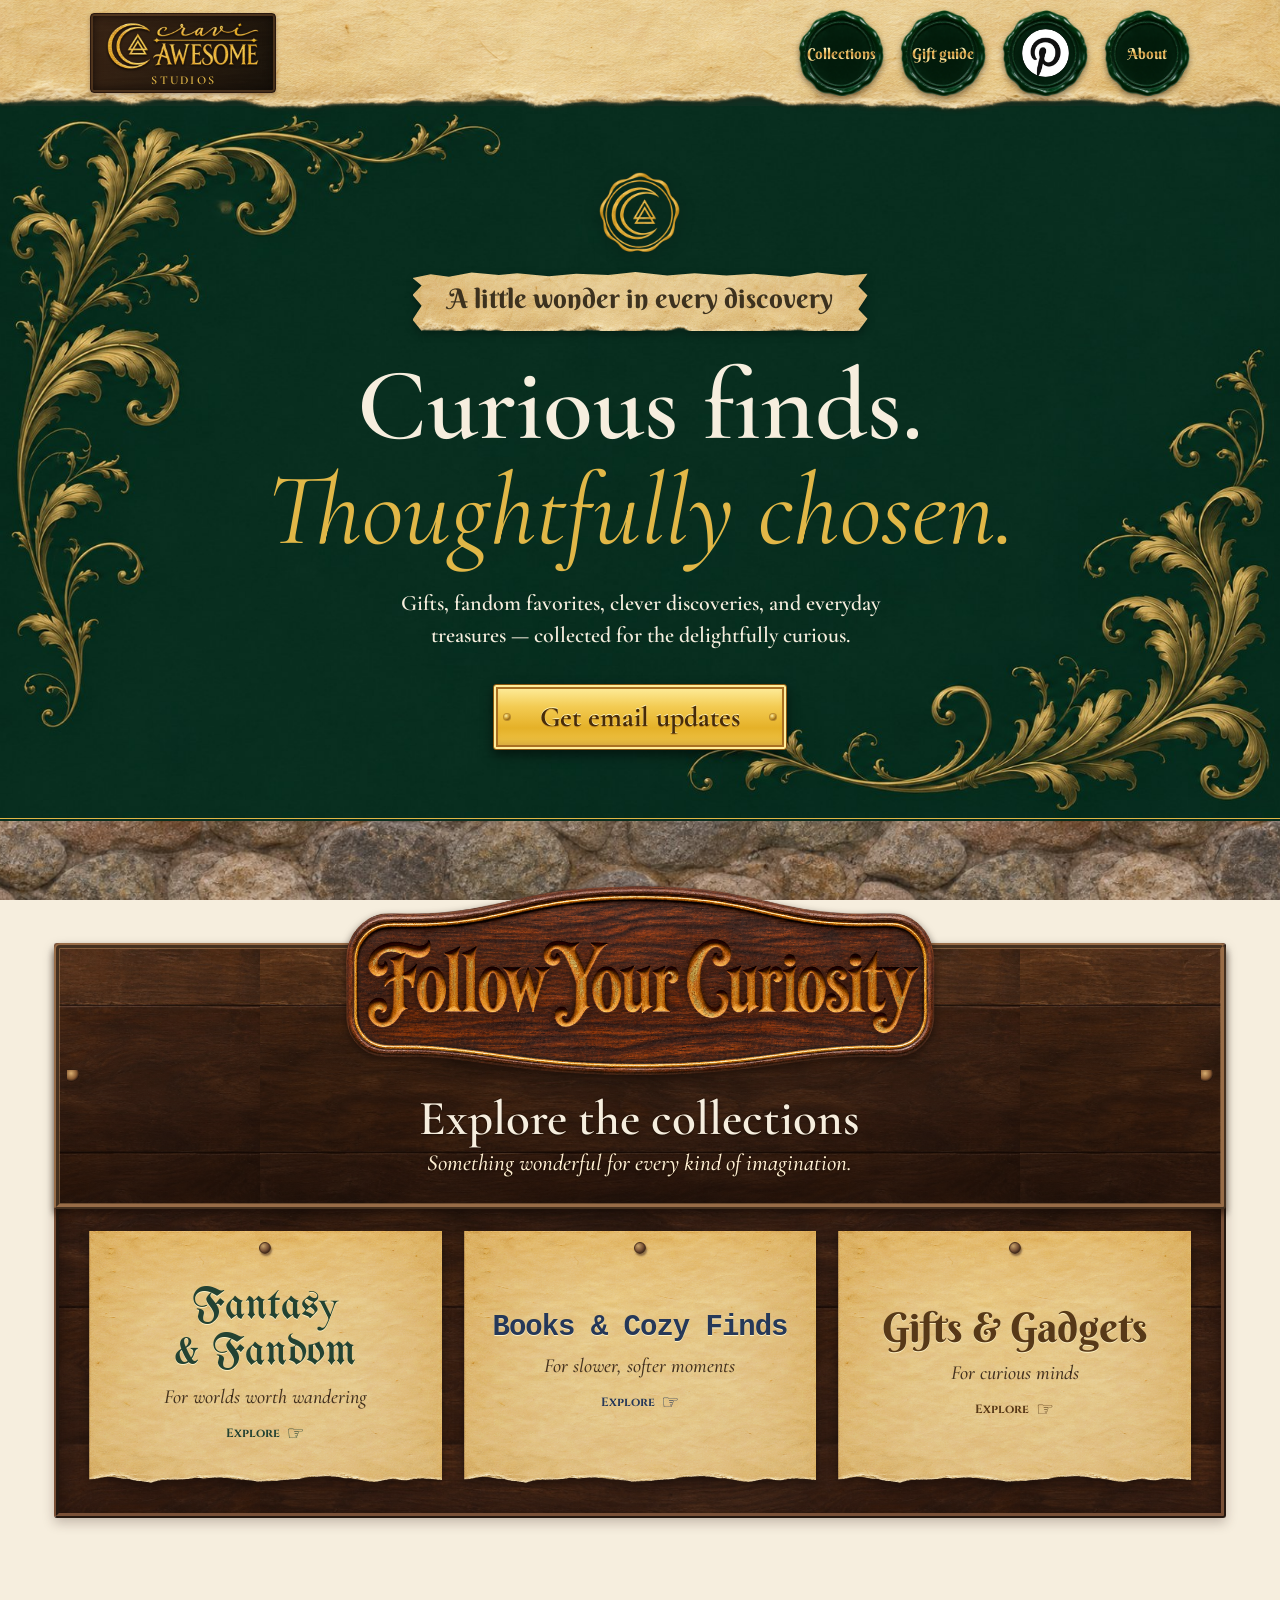
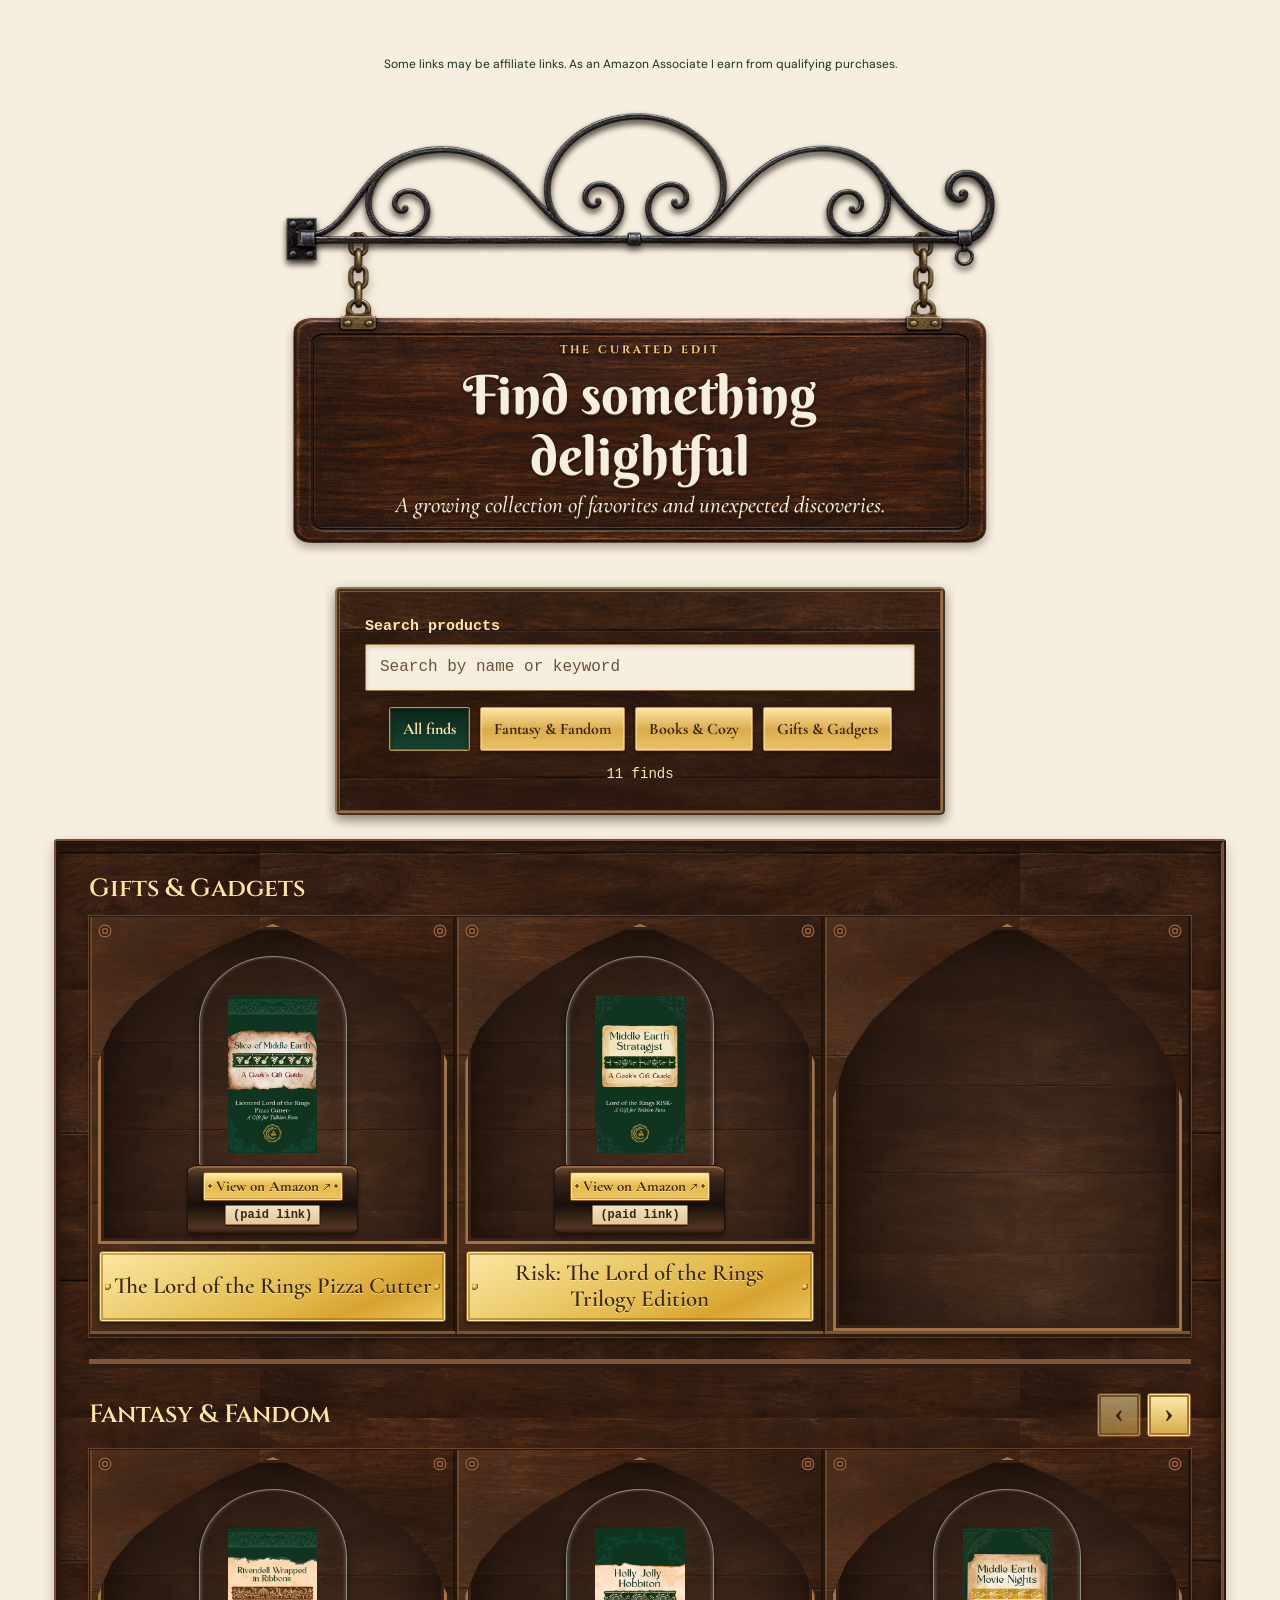
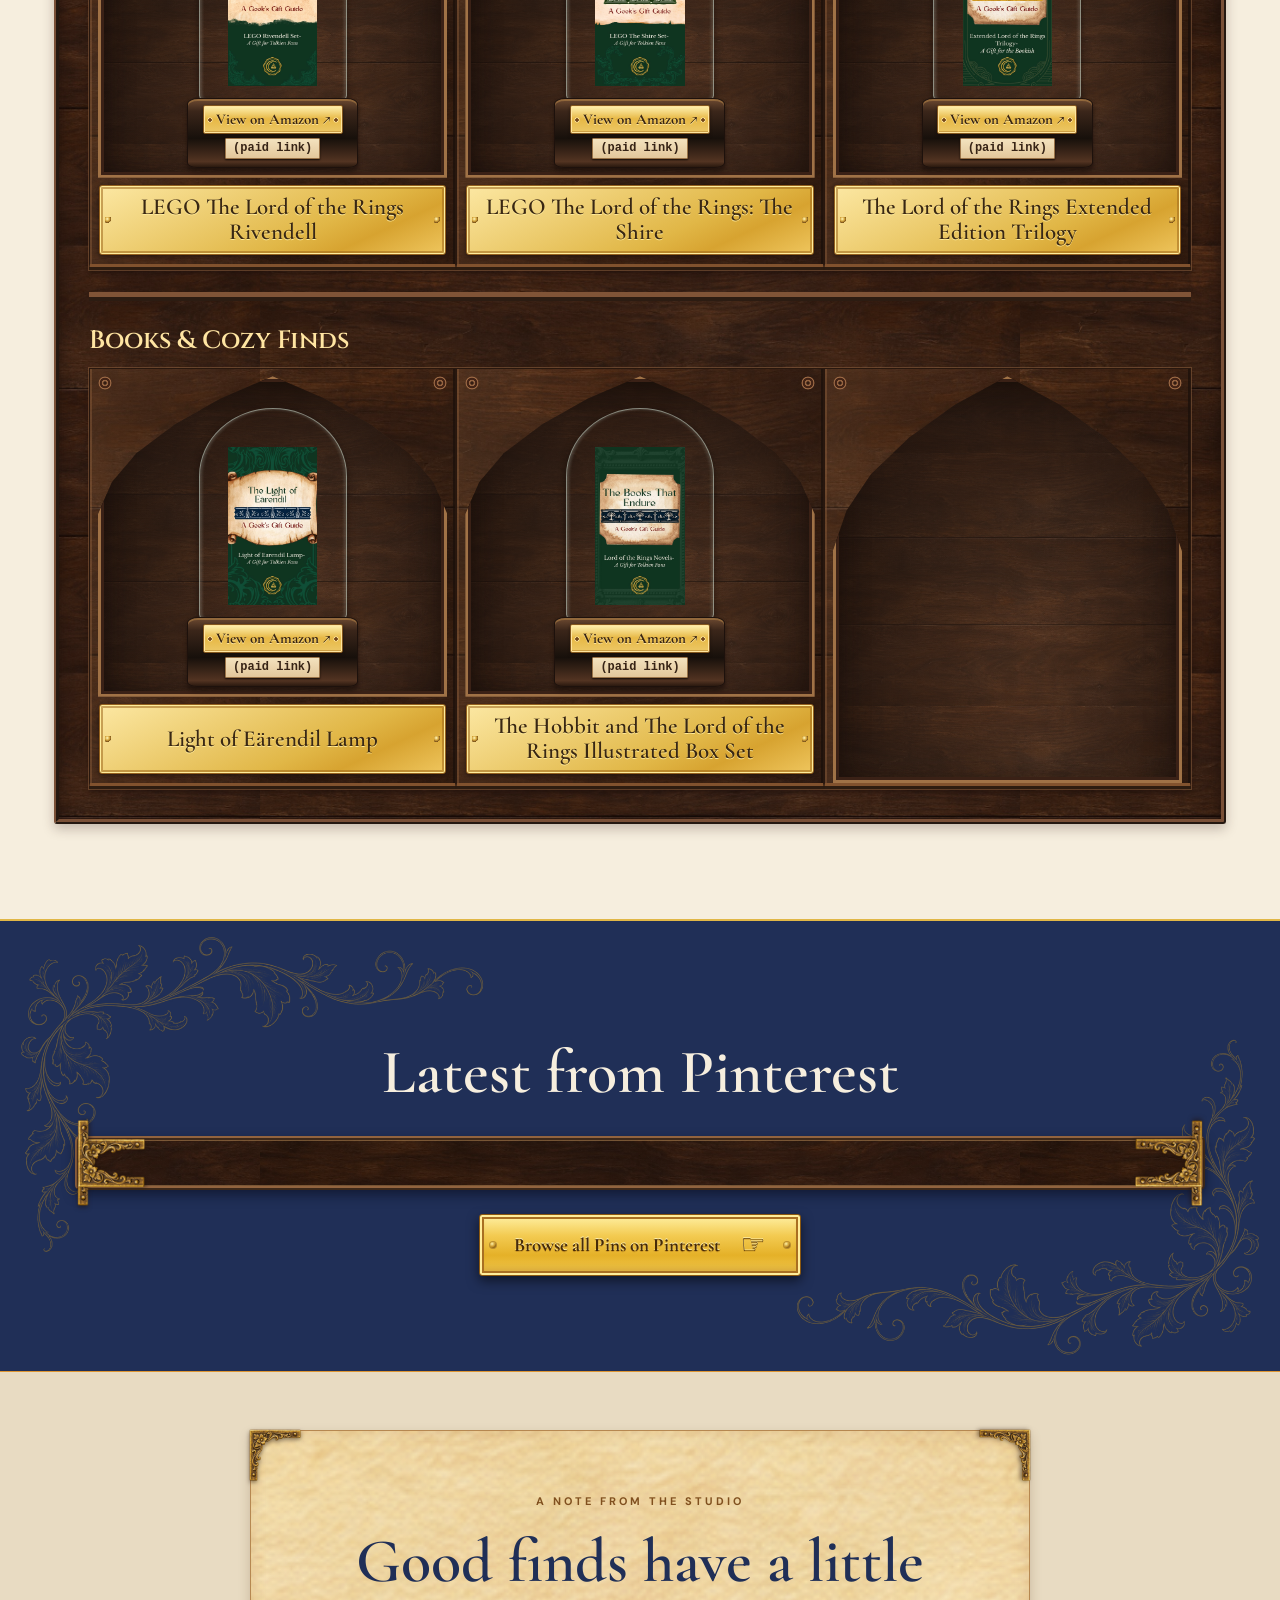
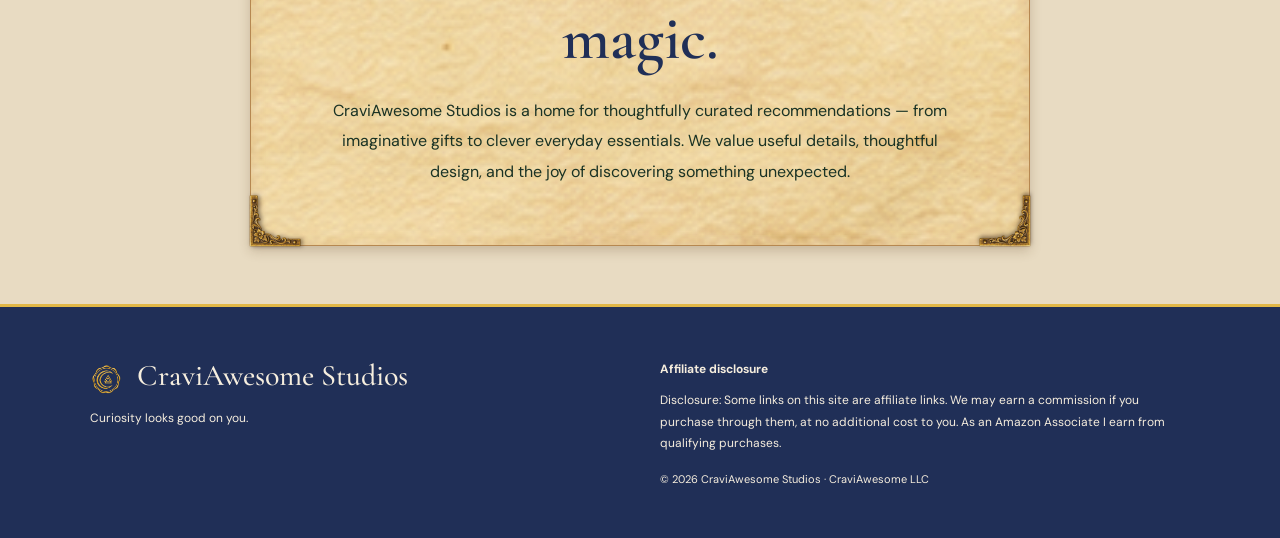
<file: index.html>
<!doctype html>
<html lang="en">
<head>
  <meta charset="utf-8"><meta name="viewport" content="width=device-width,initial-scale=1"><meta name="theme-color" content="#202F57"><meta name="description" content="Curated discoveries, thoughtful gifts and everyday wonders from CraviAwesome Studios."><title>CraviAwesome Studios | Curated Finds & Gifts</title><link rel="icon" type="image/png" href="assets/favicon.png"><link rel="stylesheet" href="styles.css?v=seal-hover">
</head>
<body>
<a class="skip" href="#main">Skip to content</a>
<header class="top home-header">
  <a class="brand" href="/" aria-label="CraviAwesome Studios home"><img class="brand-logo" src="assets/craviawesome-logo.png" alt="CraviAwesome"><span class="brand-studios">Studios</span></a>
  <nav class="header-wax-nav" aria-label="Main navigation">
    <a href="#collections"><span class="header-wax-label">Collections</span></a>
    <a href="geek-gift-guide/"><span class="header-wax-label">Gift guide</span></a>
    <a href="#pinterest" aria-label="Find us on Pinterest"><img src="assets/pinterest-white-badge.png" alt="" width="166" height="166"></a>
    <a href="#about"><span class="header-wax-label">About</span></a>
  </nav>
</header>
<main id="main">
<section class="hero heritage-hero">
  <img class="hero-emblem" src="assets/craviawesome-emblem.png" alt="" aria-hidden="true">
  <div class="eyebrow">A little wonder in every discovery</div>
  <h1>Curious finds.<br><i>Thoughtfully chosen.</i></h1>
  <p>Gifts, fandom favorites, clever discoveries, and everyday treasures — collected for the delightfully curious.</p>
  <button class="button heritage-button newsletter-launcher" type="button" aria-haspopup="dialog" aria-controls="newsletter-window" hidden>Get email updates</button>
</section>
<div class="cottage-wall">
<section class="section" id="collections">
  <div class="collections">
    <header class="collection-board-heading">
      <img class="collection-kicker" src="assets/curiosity-chipped-gold.png" alt="Follow Your Curiosity" width="1100" height="367">
      <h2>Explore the collections</h2>
      <p>Something wonderful for every kind of imagination.</p>
    </header>
    <a href="#finds" data-category="Fantasy & Fandom" class="collection c1">
      <strong>Fantas<span class="readable-y">y</span> & Fandom</strong><small>For worlds worth wandering</small><b>Explore <span class="manicule" aria-hidden="true">☞</span></b>
    </a>
    <a href="#finds" data-category="Books & Cozy Finds" class="collection c2">
      <strong>Books & Cozy Finds</strong><small>For slower, softer moments</small><b>Explore <span class="manicule" aria-hidden="true">☞</span></b>
    </a>
    <a href="#finds" data-category="Gifts & Gadgets" class="collection c3">
      <strong>Gifts & Gadgets</strong><small>For curious minds</small><b>Explore <span class="manicule" aria-hidden="true">☞</span></b>
    </a>
  </div>
</section>
<section class="section finds-section" id="finds">
  <p class="disclosure-inline">Some links may be affiliate links. As an Amazon Associate I earn from qualifying purchases.</p>
  <div class="section-intro catalog-sign">
    <span class="eyebrow">THE CURATED EDIT</span>
    <h2>Find something delightful</h2>
    <p>A growing collection of favorites and unexpected discoveries.</p>
  </div>
  <div class="catalog-controls">
    <div class="catalog-search">
      <label for="product-search">Search products</label>
      <input id="product-search" type="search" placeholder="Search by name or keyword">
    </div>
    <div class="filters" role="group" aria-label="Filter products by category">
      <button type="button" class="active" data-filter="All" aria-pressed="true">All finds</button>
      <button type="button" aria-pressed="false" data-filter="Fantasy & Fandom">Fantasy & Fandom</button>
      <button type="button" aria-pressed="false" data-filter="Books & Cozy Finds">Books & Cozy</button>
      <button type="button" aria-pressed="false" data-filter="Gifts & Gadgets">Gifts & Gadgets</button>
    </div>
    <p class="product-status" id="product-status" role="status"></p>
  </div>
  <div class="products" id="products" data-horizontal-shelves></div>
  <noscript><p>Enable JavaScript to browse the product catalog.</p></noscript>
</section>
</div>
<section class="section pinterest-section" id="pinterest" aria-labelledby="pinterest-title">
  <div class="section-intro">
    <h2 id="pinterest-title">Latest from Pinterest</h2>
  </div>
  <div class="pinterest-widget">
    <div class="brass-corners" aria-hidden="true"><span></span><span></span><span></span><span></span></div>
    <a data-pin-do="embedUser" data-pin-scale-width="175" data-pin-scale-height="550" data-pin-board-width="1080" href="https://www.pinterest.com/craviawesome/" hidden></a>
  </div>
  <a class="button heritage-button" href="https://www.pinterest.com/craviawesome/">Browse all Pins on Pinterest <span class="manicule" aria-hidden="true">☞</span></a>
</section>
<section class="about" id="about" aria-labelledby="about-title">
  <div class="studio-note">
    <div class="brass-corners" aria-hidden="true"><span></span><span></span><span></span><span></span></div>
    <span class="eyebrow">A NOTE FROM THE STUDIO</span>
    <h2 id="about-title">Good finds have a little magic.</h2>
    <p>CraviAwesome Studios is a home for thoughtfully curated recommendations — from imaginative gifts to clever everyday essentials. We value useful details, thoughtful design, and the joy of discovering something unexpected.</p>
  </div>
</section>
</main>
<footer>
  <div><strong><img class="footer-emblem" src="assets/craviawesome-emblem.png" alt=""> CraviAwesome Studios</strong><p>Curiosity looks good on you.</p></div><div class="footer-right"><a href="#disclosure">Affiliate disclosure</a><p id="disclosure">Disclosure: Some links on this site are affiliate links. We may earn a commission if you purchase through them, at no additional cost to you. As an Amazon Associate I earn from qualifying purchases.</p><small>© <span id="year"></span> CraviAwesome Studios · CraviAwesome LLC</small></div>
</footer>
<dialog class="newsletter-window" id="newsletter-window" aria-labelledby="newsletter-title">
  <button class="newsletter-close" type="button" aria-label="Close email signup" autofocus>×</button>
  <div class="newsletter-scroll">
    <div class="newsletter-roller" aria-hidden="true"></div>
    <div class="newsletter-scroll-sheet">
      <img class="newsletter-scroll-clasp" src="assets/craviawesome-wax-seal.png" width="128" height="128" alt="">
      <div class="newsletter-scroll-contents">
        <div class="newsletter-content">
          <h2 id="newsletter-title" tabindex="-1">Let's Stay in Touch.</h2>
          <template id="newsletter-welcome-graphic">
            <img class="newsletter-welcome-graphic" src="assets/newsletter-welcome.jpg" width="760" height="760" alt="Welcome to the Awesome">
          </template>
          <div id="newsletter-signup">
            <p class="newsletter-invitation">There is a chair by the hearth waiting just for you.</p>
            <div class="newsletter-signup">
              <script async src="https://eomail5.com/form/620dfe58-e781-11f1-bb74-13c89b14b295.js" data-form="620dfe58-e781-11f1-bb74-13c89b14b295"></script>
            </div>
            <p class="newsletter-signup-note">Unsubscribe anytime. Signup is handled by EmailOctopus and protected by reCAPTCHA. Google’s <a href="https://policies.google.com/privacy">Privacy Policy</a> and <a href="https://policies.google.com/terms">Terms of Service</a> apply.</p>
          </div>
          <p id="newsletter-welcome-note" hidden>Check your inbox for a note from CraviAwesome Studios.</p>
          <div class="newsletter-signature" aria-hidden="true">
            <img src="assets/craviawesome-wax-seal.png" width="128" height="128" alt="">
          </div>
        </div>
      </div>
    </div>
  </div>
</dialog>
<script src="products.js"></script>
<script src="app.js?v=cubby-shelves"></script>
<script src="newsletter.js?v=sealed-letter" defer></script>
<script async defer src="https://assets.pinterest.com/js/pinit.js"></script>
</body>
</html>
</file>
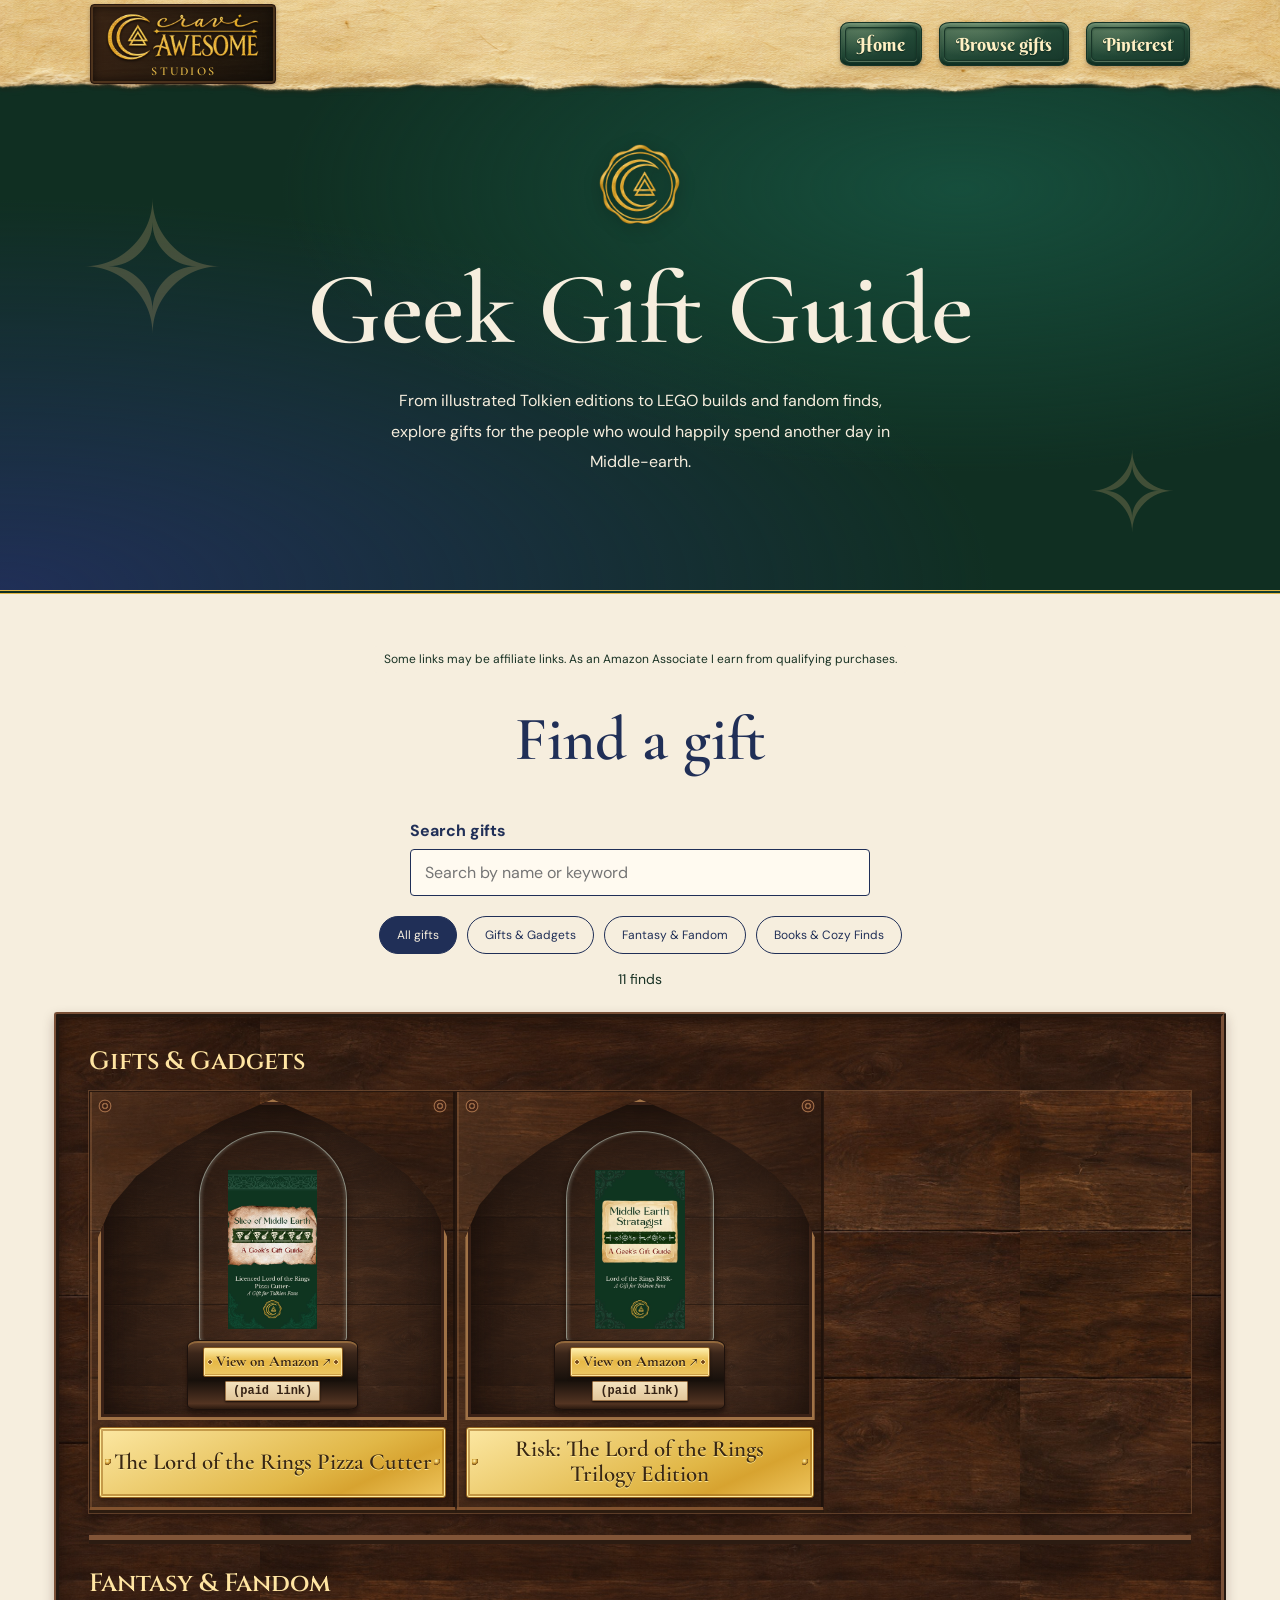
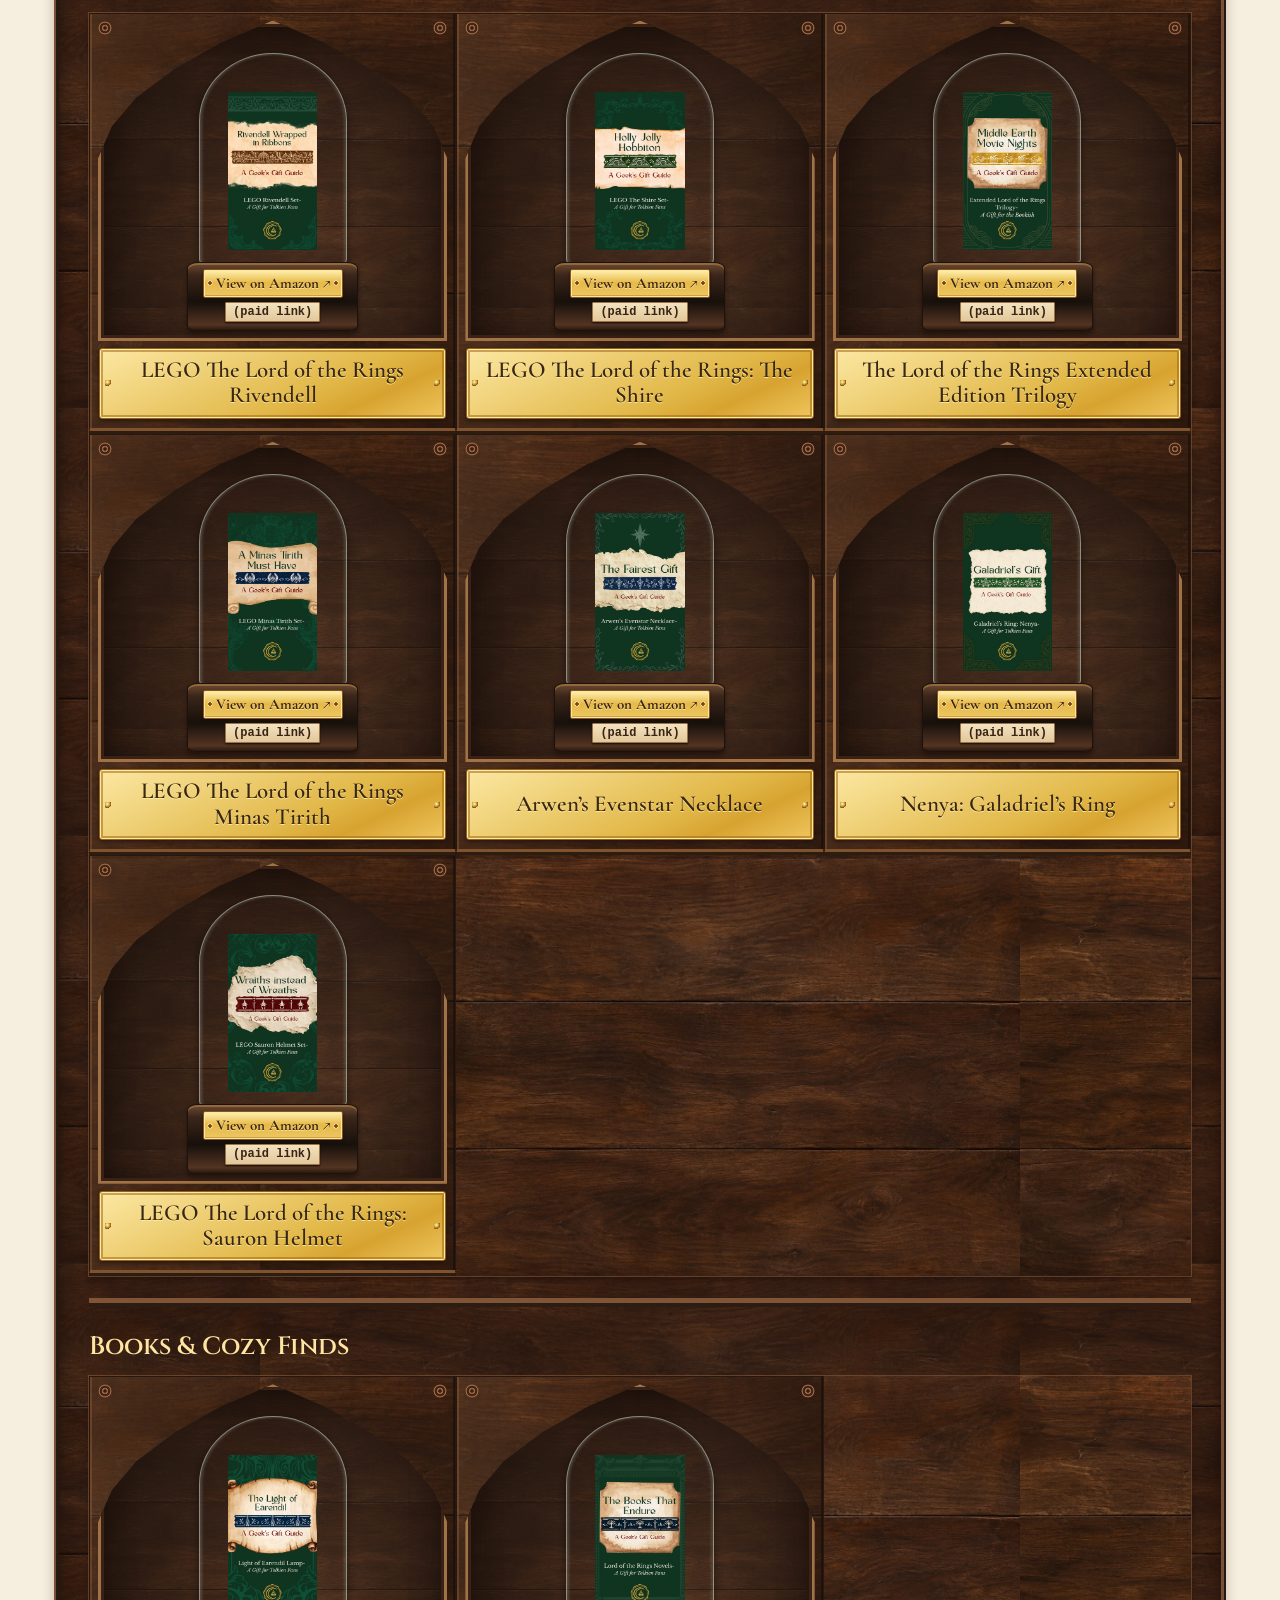
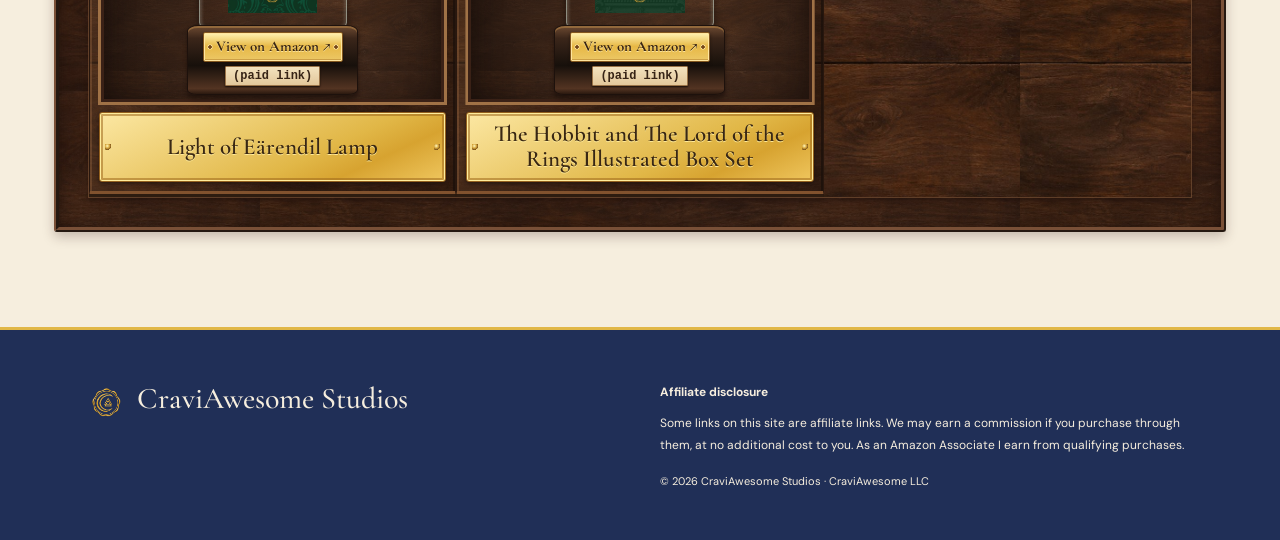
<file: geek-gift-guide/index.html>
<!doctype html>
<html lang="en">
<head>
  <meta charset="utf-8">
  <meta name="viewport" content="width=device-width, initial-scale=1">
  <meta name="theme-color" content="#202F57">
  <meta name="description" content="A year-round Geek Gift Guide with Tolkien books, LEGO builds, fandom collectibles, and cozy gifts from CraviAwesome Studios.">
  <title>Geek Gift Guide | CraviAwesome Studios</title>
  <link rel="canonical" href="https://craviawesome-affiliates.pages.dev/geek-gift-guide/">
  <link rel="icon" type="image/png" href="../assets/favicon.png">
  <link rel="stylesheet" href="../styles.css">
</head>
<body>
<a class="skip" href="#main">Skip to content</a>
<header class="top">
  <a class="brand" href="../" aria-label="CraviAwesome Studios home"><img class="brand-logo" src="../assets/craviawesome-logo.png" alt="CraviAwesome"><span class="brand-studios">Studios</span></a>
  <nav aria-label="Main navigation">
    <a href="../">Home</a>
    <a href="#finds">Browse gifts</a>
    <a href="../#pinterest">Pinterest</a>
  </nav>
</header>
<main id="main">
  <section class="hero guide-hero">
    <img class="hero-emblem" src="../assets/craviawesome-emblem.png" alt="" aria-hidden="true">
    <h1>Geek Gift Guide</h1>
    <p>From illustrated Tolkien editions to LEGO builds and fandom finds, explore gifts for the people who would happily spend another day in Middle-earth.</p>
  </section>
  <section class="section finds-section guide-catalog" id="finds" aria-labelledby="catalog-title">
    <p class="disclosure-inline">Some links may be affiliate links. As an Amazon Associate I earn from qualifying purchases.</p>
    <div class="section-intro"><h2 id="catalog-title">Find a gift</h2></div>
    <div class="catalog-search">
      <label for="product-search">Search gifts</label>
      <input id="product-search" type="search" placeholder="Search by name or keyword">
    </div>
    <div class="filters" role="group" aria-label="Filter gifts by category">
      <button type="button" class="active" data-filter="All" aria-pressed="true">All gifts</button>
    </div>
    <p class="product-status" id="product-status" role="status"></p>
    <div class="products" id="products"></div>
    <noscript><p>Enable JavaScript to browse the gift guide.</p></noscript>
  </section>
</main>
<footer>
  <div><strong><img class="footer-emblem" src="../assets/craviawesome-emblem.png" alt=""> CraviAwesome Studios</strong></div>
  <div class="footer-right">
    <a href="#disclosure">Affiliate disclosure</a>
    <p id="disclosure">Some links on this site are affiliate links. We may earn a commission if you purchase through them, at no additional cost to you. As an Amazon Associate I earn from qualifying purchases.</p>
    <small>© <span id="year"></span> CraviAwesome Studios · CraviAwesome LLC</small>
  </div>
</footer>
<script src="../products.js"></script>
<script src="../app.js"></script>
</body>
</html>
</file>
<file: styles.css>
@import url('https://fonts.googleapis.com/css2?family=Berkshire+Swash&family=Cinzel:wght@400;500;600&family=Cormorant+Garamond:ital,wght@0,400;0,500;0,600;1,400;1,500&family=UnifrakturMaguntia&display=swap');
@import url('https://fonts.googleapis.com/css2?family=DM+Sans:wght@400;500;600;700&family=Playfair+Display:ital,wght@0,400;0,500;0,600;1,400;1,500&display=swap');:root{--green:#173d36;--deep:#102b28;--gold:#ac8652;--cream:#f8f5ec;--ink:#273c34}*{box-sizing:border-box}html{scroll-behavior:smooth}body{margin:0;background:var(--cream);color:var(--ink);font-family:'DM Sans',sans-serif}a{color:inherit;text-decoration:none}button{font:inherit;cursor:pointer}.skip{position:absolute;top:-100px}.skip:focus{top:0;background:white;padding:12px;z-index:10}.top{height:88px;display:flex;align-items:center;justify-content:space-between;padding:0 clamp(24px,7vw,120px);background:#faf8f1;border-bottom:1px solid #e6dfd1}.brand{font-family:'Playfair Display',serif;font-weight:600;font-size:24px;color:var(--green);display:flex;gap:12px;align-items:center}.brand em{font-weight:400}.brand-mark{color:var(--gold);font-size:32px}.top nav{display:flex;gap:32px;font-size:13px;font-weight:600}.top nav a:hover,.footer-right a:hover{color:var(--gold)}.hero{min-height:570px;padding:115px 24px 65px;text-align:center;color:#fff;background:radial-gradient(ellipse at 80% 15%,#45685a 0,transparent 42%),radial-gradient(ellipse at 10% 90%,#294d45 0,transparent 40%),var(--deep);position:relative;overflow:hidden}.hero:before,.hero:after{content:'✧';position:absolute;color:#b49a68;opacity:.3;font-size:180px}.hero:before{left:6%;top:13%}.hero:after{right:8%;bottom:5%;font-size:110px}.eyebrow{letter-spacing:3px;font-size:11px;font-weight:700;color:var(--gold)}.hero .eyebrow{color:#d7bb8c}.hero h1{font:500 clamp(49px,7vw,90px)/1.16 'Playfair Display',serif;margin:25px 0}.hero h1 i{color:#dec8a5;font-weight:400}.hero p{font-size:16px;line-height:1.9;max-width:530px;margin:0 auto 34px;color:#e3e6df}.button{display:inline-flex;align-items:center;gap:30px;padding:17px 28px;background:#d5b886;color:#173d36;font-weight:700;font-size:13px}.button:hover{background:#f1d4a2}.hero-detail{font-size:10px;letter-spacing:3px;color:#c1b49a;margin-top:75px}.section{max-width:1220px;margin:auto;padding:95px 24px}.section-intro{text-align:center;margin-bottom:42px}.section h2,.about h2{font:500 clamp(32px,4vw,48px)/1.25 'Playfair Display',serif;margin:13px 0}.section-intro p{color:#69776e}.collections{display:grid;grid-template-columns:repeat(3,1fr);gap:18px}.collection{min-height:315px;padding:30px;display:flex;flex-direction:column;align-items:flex-start;justify-content:flex-end;color:#fff;transition:transform .2s}.collection:hover{transform:translateY(-4px)}.c1{background:linear-gradient(140deg,#16362f,#51705d)}.c3{background:linear-gradient(140deg,#5d583d,#a69a68)}.collection span{font-size:10px;letter-spacing:2px;color:#e8d7bb}.collection strong{font:500 30px 'Playfair Display',serif;margin-top:15px}.collection small{margin-top:8px;font-size:13px;color:#f0eae0}.collection b{margin-top:30px;font-size:12px}.finds-section{padding-top:50px}.filters{display:flex;gap:10px;flex-wrap:wrap;justify-content:center;margin-bottom:32px}.filters button{border:1px solid #d6d2c8;background:transparent;color:var(--green);padding:10px 17px;border-radius:30px;font-size:12px}.filters button.active,.filters button:hover{background:var(--green);color:#fff}.products{display:grid;grid-template-columns:repeat(3,minmax(0,1fr));gap:24px}.product{background:white;border:1px solid #eae6dc;overflow:hidden}.product-image{height:230px;display:grid;place-items:center;background:#e9e9df;font-size:65px}.product-image img{width:100%;height:100%;object-fit:cover}.product-body{padding:23px}.product-category{font-size:10px;text-transform:uppercase;letter-spacing:2px;color:var(--gold);font-weight:700}.product h3{font:500 23px 'Playfair Display',serif;margin:12px 0}.product p{font-size:13px;color:#68766c;line-height:1.7;min-height:46px}.product a{display:inline-block;font-size:12px;font-weight:700;color:var(--green);border-bottom:1px solid var(--gold);padding-bottom:5px;margin-top:12px}.empty{grid-column:1/-1;text-align:center;color:#69776e;padding:55px 20px}.about{text-align:center;padding:95px 24px;background:#e9e8db}.about p{max-width:650px;margin:18px auto 25px;line-height:1.9;color:#5c6a60}.about a{font-size:13px;font-weight:700;border-bottom:1px solid var(--gold)}footer{display:flex;justify-content:space-between;gap:50px;padding:50px clamp(24px,7vw,120px);background:var(--deep);color:#eee9dd}footer strong{font:500 24px 'Playfair Display',serif}footer p{font-size:12px;line-height:1.8;color:#c5c9c0}.footer-right{max-width:530px}.footer-right a{font-size:12px;font-weight:700}.footer-right small{font-size:11px;color:#a9b6aa}@media(max-width:800px){.top{height:auto;padding:20px;flex-wrap:wrap;gap:18px}.top nav{gap:20px}.hero{min-height:520px;padding-top:95px}.collections,.products{grid-template-columns:1fr 1fr}footer{flex-direction:column}}@media(max-width:560px){.brand{font-size:20px}.top nav{font-size:12px}.collections,.products{grid-template-columns:1fr}.collection{min-height:240px}.hero:before,.hero:after{display:none}.section{padding:65px 20px}.product-image{height:210px}}

/* Official CraviAwesome Studios identity */
.brand {
  display: grid;
  flex: none;
  justify-items: center;
  width: clamp(136px, 16vw, 168px);
  gap: 3px;
}
.brand-logo {
  display: block;
  width: 100%;
  height: auto;
  margin-block: -10%;
  filter: drop-shadow(0 1px 1px #76562233);
}
.brand-studios {
  padding-inline-start: .19em;
  color: var(--light-gold);
  font: 600 12px/1 'Cormorant Garamond', Georgia, serif;
  letter-spacing: .19em;
  text-transform: uppercase;
}
.hero-emblem{display:block;width:94px;height:94px;object-fit:contain;margin:-62px auto 14px;filter:drop-shadow(0 3px 8px #0005)}
.footer-emblem{height:33px;width:33px;object-fit:contain;vertical-align:middle;margin-right:7px}
@media(max-width:560px){.hero-emblem{margin-top:-35px}}


/* Official CraviAwesome Studios palette and Geek Gift Guide typography */

:root{--green:#193224;--deep:#102F22;--sage:#0F6B4D;--blue:#202F57;--gold:#DE9632;--light-gold:#E1B747;--cream:#F6EEDE;--ink:#193224}
body{background:var(--cream);color:var(--ink)}
.top {
  position: relative;
  z-index: 1;
  isolation: isolate;
  border: 0;
  background: linear-gradient(#ead7ae calc(100% - 16px), var(--deep) calc(100% - 16px));
}
.top::before {
  content: '';
  position: absolute;
  inset: 0 0 -8px;
  z-index: -1;
  pointer-events: none;
  background: url('assets/header-parchment.png') center / 100% 100% no-repeat;
  filter: drop-shadow(0 2px 2px #26170965);
}
.top .brand {
  position: relative;
  isolation: isolate;
  color: var(--light-gold);
  margin-inline: 9px;
}
.top .brand::before {
  content: '';
  position: absolute;
  inset: -7px -9px;
  z-index: -1;
  border: 1px solid #29180f;
  border-radius: 4px;
  background: linear-gradient(120deg, #452818c9, #170e09d1),
              #23150e url('assets/header-walnut.jpg') center / cover;
  box-shadow: inset 0 0 0 2px #7a522e80, inset 0 0 11px #0b0705,
              0 2px 4px #4a2c2260;
}
.top .brand-logo { filter: drop-shadow(0 1px 1px #0b0705); }
.top .brand:focus-visible { outline-color: #392c1c; outline-offset: 12px; }
.top nav {
  flex-wrap: wrap;
  gap: 9px clamp(8px, 1.35vw, 18px);
  font-family: 'Berkshire Swash', 'Cormorant Garamond', Georgia, serif;
  font-size: clamp(15px, 2vw, 18px);
  font-weight: 400;
}
.top nav a {
  position: relative;
  display: inline-grid;
  place-items: center;
  min-height: 44px;
  padding: 7px clamp(9px, 1.3vw, 16px);
  border: 1px solid #143326;
  border-radius: 9px 11px 8px 10px / 8px 7px 9px 7px;
  background: radial-gradient(ellipse at 28% 0%, #83a17c83, transparent 57%),
              linear-gradient(165deg, #42654d, #214735 54%, #153529);
  box-shadow: inset 0 2px 2px #87a48683, inset 0 -3px 3px #0b271cbd,
              0 2px 4px #4a301c65;
  color: #fff0c3;
  text-align: center;
  text-shadow: 0 1px 1px #10291e;
  white-space: nowrap;
}
.top nav a::before {
  content: '';
  position: absolute;
  inset: 4px;
  border: 1px solid #183528;
  border-radius: 4px 5px 4px 5px;
  box-shadow: inset 0 1px 2px #0c2b1d90, 0 1px #789276a0;
  pointer-events: none;
}
.top nav a:nth-child(even) { border-radius: 11px 8px 10px 8px / 7px 9px 7px 9px; }
.top nav a:hover { color: #fff6da; text-decoration: underline; filter: brightness(1.12); }
.top nav a:focus-visible { outline-color: #153529; }
.top.home-header {
  height: auto;
  padding-block: 10px;
}
.top nav.header-wax-nav { gap: clamp(5px, 1.4vw, 16px); }
.top nav.header-wax-nav a {
  --wax-seal-size: clamp(66px, 7vw, 86px);
  isolation: isolate;
  width: var(--wax-seal-size);
  height: var(--wax-seal-size);
  padding: 0;
  border: 0;
  border-radius: 50%;
  background: none;
  box-shadow: none;
  font-size: clamp(11px, 1.25vw, 15px);
  text-shadow: none;
}
.top nav.header-wax-nav a::before {
  inset: 0;
  z-index: -1;
  border: 0;
  border-radius: 0;
  background: url('assets/header-green-wax-seal.png') center / contain no-repeat;
  box-shadow: none;
  filter: drop-shadow(0 3px 3px #3525148a);
}
.top nav.header-wax-nav a:hover {
  text-decoration: none;
  filter: none;
}
@media (hover: hover) and (prefers-reduced-motion: no-preference) {
  .top nav.header-wax-nav a { transition: transform .18s ease-out; }
  .top nav.header-wax-nav a:hover { transform: scale(1.07); }
}
.top nav.header-wax-nav a:focus-visible {
  outline: 2px solid #153529;
  outline-offset: 3px;
}
.header-wax-label { color: #f2cc7a; }
@supports (background-clip: text) {
  .header-wax-label {
    background: linear-gradient(#fff4ca 17%, #f4cd70 39%, #bd8737 56%, #f7d989 75%);
    background-clip: text;
    color: transparent;
    filter: drop-shadow(0 1px 0 #071b11);
  }
}
.header-wax-nav img {
  display: block;
  width: 55%;
  height: auto;
  border-radius: 50%;
}
@media (max-width: 560px) {
  .top.home-header { justify-content: center; gap: 12px; padding-inline: 12px; }
  .top nav.header-wax-nav { flex: 1 0 100%; justify-content: center; }
}
.hero{background:radial-gradient(ellipse at 75% 20%,#164e3c 0,transparent 50%),radial-gradient(ellipse at 0 100%,#202F57 0,transparent 55%),var(--deep);color:var(--cream);border-bottom:4px double var(--light-gold)}
.hero h1,.section h2,.about h2,.collection strong,.product h3{font-family:'Cormorant Garamond',Georgia,serif;font-weight:600}
.hero h1{font-size:clamp(56px,8vw,106px);line-height:1.02}.hero h1 i{color:var(--light-gold)}
.hero p,.hero-detail{color:var(--cream)}.hero .eyebrow,.eyebrow{color:var(--gold)}
.heritage-hero {
  display: flex;
  flex-direction: column;
  align-items: center;
  justify-content: center;
  min-height: clamp(560px, 66vw, 665px);
  padding: 60px 24px 68px;
  background-color: var(--deep);
  background-image: url('assets/heritage-scrollwork.jpg');
  background-position: center;
  background-size: cover;
}
.heritage-hero::before, .heritage-hero::after { content: none; }
.heritage-hero .hero-emblem { margin: 0 0 12px; }
.heritage-hero h1 { margin: 22px 0 26px; }
.hero.heritage-hero > p {
  max-width: 580px;
  margin-bottom: 32px;
  font-family: var(--heading-font, 'Cormorant Garamond', Georgia, serif);
  font-size: clamp(18px, 2vw, 22px);
  font-weight: 600;
  line-height: 1.45;
  text-wrap: balance;
}
.heritage-hero .eyebrow {
  position: relative;
  isolation: isolate;
  max-width: min(100%, 490px);
  padding: 11px clamp(18px, 4vw, 35px) 17px;
  color: #3d321f;
  font: 400 clamp(19px, 3vw, 27px)/1.15 'Berkshire Swash', Georgia, serif;
  letter-spacing: normal;
  text-wrap: balance;
  filter: drop-shadow(0 3px 4px #0005);
}
.heritage-hero .eyebrow::before {
  content: '';
  position: absolute;
  z-index: -1;
  inset: 0;
  background: url('assets/header-parchment.png') center top / 100% 112% no-repeat;
  clip-path: polygon(0 10%, 4% 4%, 8% 8%, 13% 1%, 19% 5%, 23% 2%, 30% 7%, 36% 3%,
                     43% 5%, 49% 0, 56% 6%, 62% 2%, 69% 6%, 75% 3%, 83% 8%, 89% 1%,
                     95% 6%, 100% 3%, 98% 24%, 100% 40%, 98% 63%, 100% 79%, 98% 100%,
                     2% 100%, 0 81%, 2% 57%, 0 39%, 2% 23%);
}
.button.heritage-button {
  position: relative;
  justify-content: center;
  max-width: 100%;
  gap: clamp(10px, 2.4vw, 20px);
  padding: 16px 34px;
  border: 1px solid #8a570f;
  border-radius: 3px;
  background: linear-gradient(#fff1a5, #f3cb52 34%, #e5b128 67%, #f1c950);
  color: #472b08;
  font: 700 19px/1.15 'Cormorant Garamond', Georgia, serif;
  text-shadow: 0 -1px #fff5bb, 0 1px #a86a1b6e;
  box-shadow: inset 0 0 0 2px #ffed9a, inset 0 0 0 4px #a96f22,
              inset 0 -6px 6px #a36a2359, 0 5px 12px #0008;
}
.heritage-button::before, .heritage-button::after {
  content: '';
  position: absolute;
  top: calc(50% - 3px);
  width: 6px;
  height: 6px;
  border-radius: 50%;
  background: radial-gradient(circle at 35% 30%, #fff1a5, #c9992f 48%, #795014 78%);
  box-shadow: 0 0 0 1px #80551b7a;
  pointer-events: none;
}
.heritage-button::before { left: 10px; }
.heritage-button::after { right: 10px; }
.button.heritage-button:hover { filter: brightness(1.09); }
.heritage-hero .heritage-button {
  min-height: 64px;
  padding-inline: clamp(28px, 5vw, 46px);
  font-size: clamp(22px, 3vw, 28px);
}
.heritage-hero .heritage-button:focus-visible { outline-color: var(--cream); }
.manicule {
  font: 400 22px/1 'Segoe UI Symbol', 'Apple Symbols', 'DejaVu Sans', serif;
}
.heritage-button .manicule { flex: none; font-size: 28px; }
.heritage-hero .heritage-button .manicule { font-size: 36px; }
@media (max-width: 560px) {
  .heritage-hero {
    min-height: 520px;
    padding: 48px 20px 56px;
    background-position: 20% center;
  }
  .hero.heritage-hero h1 { font-size: clamp(38px, 10.8vw, 52px); }
}
.button {
  background: var(--light-gold);
  color: var(--blue);
  border: 1px solid var(--gold);
  font-family: 'Courier New', Courier, monospace;
}
.button:not(.heritage-button):hover { background: var(--cream); }
.section h2,.about h2{font-size:clamp(40px,5vw,62px);color:var(--blue)}
.section-intro p{color:var(--green)}
.cottage-wall {
  /* Clip the viewport-fixed texture to the collections and catalog. */
  clip-path: inset(0);
}
.cottage-wall::before {
  content: '';
  position: fixed;
  inset: 0;
  z-index: -1;
  pointer-events: none;
  background: #9a8065 url('assets/cottage-cobblestone.jpg') center top / clamp(540px, 75vw, 900px) auto;
}
#finds {
  max-width: none;
  padding-inline: max(clamp(20px, 4vw, 24px), calc((100% - 1172px) / 2));
}
#finds .disclosure-inline {
  width: fit-content;
  padding: 4px 10px;
  border-radius: 3px;
  background: var(--cream);
}
.collections, .products {
  gap: clamp(10px, 2vw, 22px);
  padding: clamp(12px, 3vw, 30px);
  border: 5px ridge #795037;
  border-radius: 3px;
  background-color: #3a2419;
  background-image: linear-gradient(#21110c45, #21110c70), url('assets/weathered-walnut.jpg');
  background-position: center;
  background-size: auto, 760px auto;
  box-shadow: inset 0 3px 14px #1a0d09c4, 0 5px 12px #3a221e42;
}
.collections {
  --board-inset: clamp(12px, 3vw, 30px);
  grid-template-columns: repeat(3, minmax(0, 1fr));
  padding: 0 var(--board-inset) var(--board-inset);
  margin-top: 26px;
}
.collection-board-heading {
  --rail-pin: radial-gradient(circle at 34% 28%, #d9ae70, #865831 48%, #28160d 69%, transparent 74%);
  grid-column: 1 / -1;
  margin: -5px calc(-1 * var(--board-inset) - 5px) 0;
  padding: 0 clamp(22px, 5vw, 54px) clamp(16px, 3vw, 27px);
  border: 5px ridge #986c47;
  border-radius: 6px 6px 3px 3px;
  background: var(--rail-pin) left 8px center / 12px 12px no-repeat,
              var(--rail-pin) right 8px center / 12px 12px no-repeat,
              linear-gradient(#6f402229, #160a05a8),
              #52301e url('assets/weathered-walnut.jpg') center / 760px auto;
  box-shadow: inset 0 0 0 1px #d3a06b69, 0 5px 7px #150a06a6;
  text-align: center;
  text-shadow: 0 1px 2px #1c0e06, 0 -1px #2a1408;
}
.collection-kicker {
  display: block;
  width: clamp(330px, 65vw, 590px);
  max-width: 100%;
  height: auto;
  margin: clamp(-65px, -6vw, -32px) auto 0;
  filter: drop-shadow(0 4px 4px #180c07b8);
}
.collection-board-heading h2 {
  margin: 13px 0 5px;
  color: var(--cream);
  font: 600 clamp(25px, 4.2vw, 49px)/1.06 'Cormorant Garamond', Georgia, serif;
  text-wrap: balance;
}
.collection-board-heading p {
  margin: 0;
  color: #fff0d2;
  font: italic 500 clamp(17px, 2.4vw, 23px)/1.2 'Cormorant Garamond', Georgia, serif;
  text-wrap: balance;
}
.c1 { --notice-ink: #234232; }
.c2 { --notice-ink: #263858; }
.c3 { --notice-ink: #573918; }
.collection {
  position: relative;
  isolation: isolate;
  justify-content: center;
  align-items: center;
  min-height: 252px;
  padding: 34px clamp(10px, 2.5vw, 22px) 24px;
  background: none;
  color: var(--notice-ink);
  text-align: center;
  filter: drop-shadow(0 4px 4px #170c08a8);
}
.collection::before {
  content: '';
  position: absolute;
  inset: 0;
  z-index: -1;
  background: url('assets/torn-quest-paper.png') center / 100% 100% no-repeat;
}
.collection::after {
  content: '';
  position: absolute;
  top: 11px;
  left: 50%;
  width: 10px;
  height: 10px;
  transform: translateX(-50%);
  border: 1px solid #472d1b;
  border-radius: 50%;
  background: radial-gradient(circle at 33% 30%, #c7a26a, #795337 49%, #342014 81%);
  box-shadow: 1px 2px 2px #5136229c;
}
.collection:focus-visible { outline-color: #f3d88b; }
.collection strong {
  margin-top: 0;
  font: 400 clamp(30px, 4.1vw, 44px)/1.05 UnifrakturMaguntia, 'Old English Text MT', Georgia, serif;
  text-shadow: 0 1px #fff2c4;
  text-wrap: balance;
}
.collection .readable-y {
  color: inherit;
  font: 600 1.02em/1 'Cormorant Garamond', Georgia, serif;
  letter-spacing: normal;
}
.collection.c2 strong {
  font: 700 clamp(21px, 2.9vw, 29px)/1.1 'Courier New', Courier, monospace;
  letter-spacing: -.035em;
}
.collection.c3 strong {
  font: 400 clamp(27px, 3.75vw, 41px)/1.12 'Berkshire Swash', 'Cormorant Garamond', Georgia, serif;
}
.collection small {
  margin-top: 10px;
  color: #42301e;
  font: italic 500 20px/1.2 'Cormorant Garamond', Georgia, serif;
}
.collection b { display: inline-flex; align-items: center; gap: 7px; margin-top: 14px; font-family: Cinzel, Georgia, serif; }
.collection .manicule { color: inherit; font-size: 20px; letter-spacing: 0; }
@media (max-width: 680px) {
  .collections { grid-template-columns: 1fr; }
  .collection { min-height: 172px; }
}
.filters button{border-color:var(--blue);color:var(--blue)}.filters button.active,.filters button:hover{background:var(--blue);color:var(--cream)}
.products { grid-template-columns: minmax(0, 1fr); }
.products:empty { display: none; }
.product-shelf + .product-shelf {
  padding-top: clamp(14px, 2.6vw, 25px);
  border-top: 9px ridge #805437;
}
.product-shelf > h3, .product-shelf-header > h3 {
  margin: 0 0 14px;
  color: #ffe5a2;
  font: 600 clamp(18px, 2.6vw, 25px)/1.2 Cinzel, Georgia, serif;
}
.product-shelf-items {
  display: grid;
  grid-template-columns: repeat(3, minmax(0, 1fr));
  gap: 0;
  background: #342116 url('assets/weathered-walnut.jpg') center / 760px auto;
  box-shadow: 0 0 0 1px #93664281, 0 4px 4px #1b0e0b7d;
}
.product {
  min-width: 0;
  border: 1px solid #28170e;
  border-bottom: 6px ridge #81522e;
  background: linear-gradient(90deg, #50342180, #3a211240 45%, #21120b8c);
  box-shadow: inset 2px 0 #9d6b4359, inset -2px 0 #1a0f0abb;
}
.product-niche {
  order: -1;
  position: relative;
  isolation: isolate;
  display: grid;
  justify-items: center;
  align-content: end;
  min-height: 285px;
  padding: 39px 12px 10px;
}
.product-niche::before {
  --case-arch: polygon(50% 0, 65% 7%, 78% 15%, 89% 24%, 96% 33%, 100% 43%,
                       100% 100%, 0 100%, 0 43%, 4% 33%, 11% 24%, 22% 15%, 35% 7%);
  content: '';
  position: absolute;
  z-index: -1;
  inset: 7px 8px 0;
  clip-path: var(--case-arch);
  background: radial-gradient(ellipse at 56% 70%, #61433068, #1d120de0 79%),
              #2b1910 url('assets/weathered-walnut.jpg') center / 450px auto;
  box-shadow: inset 0 0 0 3px #a07246, inset 0 0 0 6px #3a2116,
              inset 0 10px 32px #140b07d9;
}
.product-niche::after {
  --carving: radial-gradient(circle, #341d12 10%, #956441 17% 23%, #432315 28% 39%, #996743 44% 48%, transparent 53%);
  content: '';
  position: absolute;
  inset: 5px 6px auto;
  height: 18px;
  pointer-events: none;
  background: var(--carving) left center / 18px 18px no-repeat,
              var(--carving) right center / 18px 18px no-repeat;
}
.product-image {
  position: relative;
  width: min(100%, 148px);
  height: clamp(177px, 22vw, 213px);
  overflow: hidden;
  border: 1px solid #d8ebdd88;
  border-radius: 50% 50% 7% 7% / 32% 32% 3% 3%;
  background: transparent;
  box-shadow: inset 2px 0 3px #f0fff42e, inset -2px 0 3px #eafff124, 0 2px 7px #120b08a8;
}
.product-image img {
  position: absolute;
  inset: 18% 10% 7%;
  width: 80%;
  height: 75%;
  object-fit: contain;
}
.product-image:empty { display: none; }
.product-title {
  --plate-bolt: radial-gradient(circle at 38% 32%, #fff2b0 4%, #d3a33a 41%, #795019 70%, transparent 76%);
  display: grid;
  place-items: center;
  flex: 1;
  min-height: 52px;
  margin: 7px 9px 9px;
  padding: 9px 13px;
  border: 1px solid #93601e;
  border-radius: 3px;
  background:
    var(--plate-bolt) left 5px center / 6px 6px no-repeat,
    var(--plate-bolt) right 5px center / 6px 6px no-repeat,
    linear-gradient(155deg, #fbe6a0 2%, var(--light-gold) 62%, #d7a330 77%, #efc65e);
  box-shadow: inset 0 0 0 1px #ffec9b, inset 0 0 0 3px #9d671c88, 0 2px 4px #1d100bb3;
  color: #392713;
  font: 600 clamp(18px, 2.6vw, 23px)/1.1 'Cormorant Garamond', Georgia, serif;
  text-align: center;
  text-shadow: 0 1px #ffeb9c;
}
.product-case-base {
  z-index: 3;
  display: flex;
  flex-direction: column;
  align-items: center;
  gap: 4px;
  width: min(100%, 171px);
  min-height: 39px;
  margin-top: -4px;
  padding: 6px 8px 8px;
  border: 1px solid #1d110c;
  border-radius: 11px 11px 10px 10px / 6px 6px 5px 5px;
  background: linear-gradient(#6d4a31 0%, #3b261a 18%, #17100b 58%, #533422 92%, #2a190f);
  box-shadow: inset 0 2px #a47742b0, 0 4px 4px #180d09a8;
  text-align: center;
}
.product a.product-store-label {
  max-width: 100%;
  margin: 0;
  padding: 5px 12px;
  border: 1px solid #83571e;
  border-radius: 2px;
  background: radial-gradient(circle, #754718 0 1.5px, #ffebaa 2px, transparent 3px) left 3px center / 6px 6px no-repeat,
              radial-gradient(circle, #754718 0 1.5px, #ffebaa 2px, transparent 3px) right 3px center / 6px 6px no-repeat,
              linear-gradient(#fff2b2, #e7b845 48%, #ecc867);
  box-shadow: inset 0 0 0 1px #ffe59e, inset 0 -2px #9d641766, 0 2px 3px #170d09aa;
  color: #382411;
  font: 700 15px/1.15 'Cormorant Garamond', Georgia, serif;
  text-shadow: 0 1px #ffe9a5;
  overflow-wrap: anywhere;
}
.product a.product-store-label:hover { filter: brightness(1.1); }
.product a.product-store-label:focus-visible, .product:focus-visible { outline-color: #f3d88b; }
.product-availability { color: #f8e6c5; font-size: 12px; }
.product-link-disclosure {
  max-width: 100%;
  padding: 2px 7px;
  border: 1px solid #9a7348;
  border-radius: 1px;
  background: linear-gradient(#f3e2be, #e3c79b);
  box-shadow: 0 1px 2px #160c07;
  color: #372416;
  font: 700 12px/1.2 'Courier New', Courier, monospace;
}
@media (max-width: 800px) {
  .product-shelf-items { grid-template-columns: repeat(2, minmax(0, 1fr)); }
}
@media (max-width: 560px) {
  .product-shelf-items { grid-template-columns: minmax(0, 1fr); }
}
.product-shelf-header {
  display: flex;
  align-items: center;
  justify-content: space-between;
  gap: 8px;
  margin-bottom: 12px;
}
.product-shelf-header > h3 { margin: 0; }
.product-shelf-controls { display: flex; gap: 6px; }
.product-shelf-controls[hidden] { display: none; }
.product-shelf-controls button {
  width: 44px;
  height: 44px;
  padding: 0 0 3px;
  border: 1px solid #98672c;
  border-radius: 3px;
  background: linear-gradient(#ffeeb0, #d6a747);
  box-shadow: inset 0 0 0 1px #ffe8a3, inset 0 0 0 3px #aa773a;
  color: #352313;
  font: 700 28px/1 Georgia, serif;
}
.product-shelf-controls button[aria-disabled='true'] {
  opacity: .55;
  cursor: default;
}
.product-shelf-controls button[aria-disabled='false']:hover { filter: brightness(1.12); }
.product-shelf-controls button:focus-visible,
[data-horizontal-shelves] .product-shelf-items:focus-visible { outline-color: #ffe5a2; }
[data-horizontal-shelves] .product-shelf-items {
  --shelf-cubbies: 3;
  grid-template-columns: none;
  grid-auto-flow: column;
  grid-auto-columns: calc(100% / var(--shelf-cubbies));
  overflow-x: auto;
  scroll-behavior: smooth;
  scroll-snap-type: x mandatory;
  scrollbar-width: thin;
  scrollbar-color: #bc8e49 #342116;
}
[data-horizontal-shelves] .product-shelf-items > * { scroll-snap-align: start; }
[data-horizontal-shelves] .product:focus-visible { outline-offset: -4px; }
.product-shelf-empty .product-niche { flex: 1; }
@media (max-width: 800px) {
  [data-horizontal-shelves] .product-shelf-items { --shelf-cubbies: 2; }
  [data-horizontal-shelves] .product-shelf-empty:nth-child(n+3) { display: none; }
}
@media (max-width: 560px) {
  [data-horizontal-shelves] .product-shelf-items { --shelf-cubbies: 1; }
  [data-horizontal-shelves] .product-shelf-empty { display: none; }
}
@media (prefers-reduced-motion: reduce) {
  [data-horizontal-shelves] .product-shelf-items { scroll-behavior: auto; }
}
.about {
  padding: clamp(30px, 5vw, 58px) clamp(20px, 4vw, 48px);
  border-top: 1px solid var(--gold);
  background: #e8dbc2;
}
.about p { color: var(--green); }
.studio-note {
  position: relative;
  max-width: 780px;
  margin: 0 auto;
  padding: clamp(32px, 6vw, 58px) clamp(22px, 5vw, 54px);
  border: 1px solid #b68851;
  border-radius: 2px;
  background: linear-gradient(#fff2d833, #fff2d833),
              #edcf95 url('assets/header-parchment.png') center top / auto 125% no-repeat;
  box-shadow: inset 0 0 15px #ab713737, 0 5px 12px #56381938;
}
.studio-note .eyebrow { color: #80501f; }
.studio-note p { margin-bottom: 0; }
.brass-corners {
  position: absolute;
  z-index: 1;
  inset: -2px;
  pointer-events: none;
}
.brass-corners span {
  position: absolute;
  width: var(--corner-size, clamp(32px, 6vw, 52px));
  aspect-ratio: 1;
  background: url('assets/victorian-brass-corner.png') center / contain no-repeat;
  filter: drop-shadow(0 2px 2px #1d100b80);
}
.brass-corners span:nth-child(1) { top: 0; left: 0; }
.brass-corners span:nth-child(2) { top: 0; right: 0; transform: rotate(90deg); }
.brass-corners span:nth-child(3) { right: 0; bottom: 0; transform: rotate(180deg); }
.brass-corners span:nth-child(4) { bottom: 0; left: 0; transform: rotate(270deg); }
footer{background:var(--blue);color:var(--cream);border-top:3px solid var(--light-gold)}footer strong{font-family:'Cormorant Garamond',serif;font-size:30px}footer p, .footer-right small{color:var(--cream)}
.disclosure-inline{max-width:700px;margin:-12px auto 28px;text-align:center;font-size:12px;line-height:1.6;color:var(--green)}
@media(max-width:560px){.top nav{width:100%;justify-content:center;gap:8px}.hero h1{font-size:52px}}

.catalog-sign {
  position: relative;
  isolation: isolate;
  display: grid;
  align-content: center;
  max-width: 720px;
  min-height: clamp(220px, 38vw, 322px);
  margin: clamp(72px, 19vw, 154px) auto 32px;
  padding: clamp(70px, 11.5vw, 110px) clamp(28px, 8vw, 88px) clamp(22px, 4vw, 36px);
  color: #f5d687;
  text-shadow: 0 -1px #28180d, 0 1px #694221, 0 2px 3px #190c07;
}
.catalog-sign::before {
  content: '';
  position: absolute;
  z-index: -1;
  inset: 0;
  background: url('assets/catalog-hanging-sign.png') center / 100% 100% no-repeat;
  filter: drop-shadow(0 5px 5px #2e160d59);
}
.catalog-sign::after {
  content: '';
  position: absolute;
  z-index: -1;
  inset: 7px .5% auto;
  aspect-ratio: 3 / 1;
  transform: translateY(-73%);
  background: url('assets/tavern-iron-scroll.png') center / contain no-repeat;
  filter: drop-shadow(0 4px 3px #1b100bd4);
  pointer-events: none;
}
.catalog-sign .eyebrow { color: #f0cd77; font-family: Cinzel, Georgia, serif; }
.catalog-sign h2 {
  margin: 8px 0 6px;
  color: var(--cream);
  font: 400 clamp(27px, 5.8vw, 54px)/1.12 'Berkshire Swash', 'Cormorant Garamond', Georgia, serif;
  text-wrap: balance;
}
.catalog-sign p {
  margin: 0;
  color: var(--cream);
  font: italic 500 clamp(17px, 2.5vw, 23px)/1.15 'Cormorant Garamond', Georgia, serif;
  text-wrap: balance;
}

.catalog-search {
  display: grid;
  gap: 8px;
  max-width: 460px;
  margin: 0 auto 20px;
  color: var(--blue);
  font-weight: 700;
}
.catalog-search input {
  width: 100%;
  border: 1px solid var(--blue);
  border-radius: 4px;
  background: #fffaf0;
  color: var(--ink);
  padding: 12px 14px;
  font: inherit;
  font-weight: 400;
}
.filters { margin-bottom: 16px; }
.product-status {
  margin: 0 0 24px;
  color: var(--green);
  text-align: center;
  font-size: 14px;
}
.catalog-controls {
  max-width: 610px;
  margin: 0 auto 24px;
  padding: clamp(16px, 3vw, 26px);
  border: 4px ridge #98704b;
  border-radius: 5px;
  background: linear-gradient(#21110c48, #21110c91),
              #3a2419 url('assets/weathered-walnut.jpg') center / 760px auto;
  box-shadow: inset 0 0 0 1px #d3a06b69, 0 5px 12px #24160f85;
}
.catalog-controls .catalog-search {
  max-width: none;
  margin-bottom: 16px;
  color: #ffe6aa;
  font: 700 15px/1.3 'Courier New', Courier, monospace;
}
.catalog-controls input {
  min-height: 44px;
  border-color: #9b7547;
  border-radius: 2px;
  background: var(--cream);
  box-shadow: inset 0 2px 4px #69432138;
  color: #362416;
  font-size: 16px;
}
.catalog-controls input::placeholder { color: #6b5138; }
.catalog-controls .filters { margin-bottom: 14px; }
.catalog-controls .filters button {
  min-height: 44px;
  padding: 8px 13px;
  border: 1px solid #bd924b;
  border-radius: 2px;
  background: linear-gradient(#ffe6a3, #dbac4b 52%, #e9c367);
  box-shadow: inset 0 0 0 1px #ffebad80, 0 2px 3px #160c07a6;
  color: #362416;
  font: 700 16px/1.15 'Cormorant Garamond', Georgia, serif;
}
.catalog-controls .filters button[aria-pressed='true'] {
  background: linear-gradient(#0a281d, #174230);
  box-shadow: inset 0 2px 4px #071c15, inset 0 0 0 1px #dbac4b80;
  color: #ffe6aa;
}
.catalog-controls .filters button:hover { filter: brightness(1.12); }
.catalog-controls :is(input, button):focus-visible { outline: 2px solid #ffe6aa; outline-offset: 3px; }
.catalog-controls .product-status {
  margin: 0;
  color: #ffe6aa;
  font: 400 14px/1.4 'Courier New', Courier, monospace;
}
.catalog-controls .product-status:empty { display: none; }
@media (max-width: 560px) {
  .catalog-controls .filters button { flex: 1 1 calc(50% - 5px); }
}
.product { display: flex; flex-direction: column; scroll-margin-top: 20px; }
.guide-hero { min-height: 0; padding: clamp(64px, 9vw, 112px) 24px; }
.guide-hero p { margin-bottom: 0; }
.guide-catalog { padding-top: 64px; }
.pinterest-section {
  position: relative;
  isolation: isolate;
  max-width: none;
  padding-top: clamp(64px, 8vw, 100px);
  border-top: 2px solid var(--light-gold);
  background: var(--blue);
  text-align: center;
}
.pinterest-section::before, .pinterest-section::after {
  content: '';
  position: absolute;
  z-index: -1;
  width: clamp(180px, 42vw, 490px);
  aspect-ratio: 3 / 2;
  background: url('assets/pinterest-gold-linework.png') center / contain no-repeat;
  opacity: .62;
  pointer-events: none;
}
.pinterest-section::before { top: 10px; left: 10px; }
.pinterest-section::after { right: 10px; bottom: 10px; transform: rotate(180deg); }
.pinterest-section h2 { color: var(--cream); }
.pinterest-section .section-intro { margin-bottom: 24px; }
.pinterest-widget {
  --corner-size: clamp(35px, 6.5vw, 68px);
  position: relative;
  max-width: 1130px;
  margin: 0 auto;
  padding: clamp(10px, 2.3vw, 23px);
  border: 4px ridge #91633e;
  border-radius: 5px;
  background: linear-gradient(#1b0d085f, #1b0d0880),
              #3a2419 url('assets/weathered-walnut.jpg') center / 760px auto;
  box-shadow: inset 0 0 0 1px #c2915a80, 0 5px 12px #080e2099;
}
.pinterest-section > .button { margin-top: 24px; }
.pinterest-section > .button:focus-visible { outline-color: #ffe3a3; }
:focus-visible { outline: 2px solid currentColor; outline-offset: 4px; }

.newsletter-launcher[hidden] { display: none; }
.newsletter-window {
  --scroll-inset: clamp(24px, 7vw, 49px);
  --scroll-ink: #352612;
  --scroll-roll-depth: 42px;
  position: fixed;
  width: min(590px, calc(100% - 20px));
  min-height: 120px;
  max-height: calc(100dvh - 24px);
  margin: auto;
  padding: 14px 0 16px;
  overflow-x: hidden;
  overflow-y: auto;
  border: 0;
  background: transparent;
  color: var(--scroll-ink);
}
.newsletter-window::backdrop { background: #0a1715bd; }
.newsletter-close {
  position: absolute;
  z-index: 5;
  top: 32px;
  right: calc(var(--scroll-inset) + 7px);
  width: 42px;
  height: 42px;
  padding: 0;
  border: 1px solid #d8ad62;
  border-radius: 50%;
  background: #193b2d;
  color: #fff0c3;
  font: 600 25px/1 Georgia, serif;
}
.newsletter-close:focus-visible { outline-color: #6f4519; }
.newsletter-scroll-clasp {
  position: absolute;
  z-index: 1;
  top: calc(var(--scroll-roll-depth) / 2);
  left: 50%;
  width: 43px;
  height: auto;
  transform: translate(-50%, -50%);
  filter: drop-shadow(0 2px 3px #37240b90);
  visibility: hidden;
  pointer-events: none;
}
.newsletter-scroll {
  display: grid;
  grid-template-rows: auto 1fr;
  isolation: isolate;
}
.newsletter-window[open]:not([data-welcome]) .newsletter-scroll {
  animation: newsletter-hover-roll .88s ease-in-out both;
}
.newsletter-window[open]:not([data-welcome]) .newsletter-scroll-sheet {
  animation: newsletter-unroll 1.28s .88s cubic-bezier(.3, .6, .28, 1) both;
}
.newsletter-window[open]:not([data-welcome]) .newsletter-scroll-clasp {
  animation: newsletter-release-clasp .35s .88s ease-in both;
}
.newsletter-roller {
  position: relative;
  height: clamp(20px, 5vw, 31px);
  margin-inline: var(--scroll-inset);
  border-radius: 5px / 40%;
  background: linear-gradient(#5e371925, transparent 31% 71%, #62391559),
              #d6af76 url('assets/newsletter-scroll-rolled.png') center / 133% 100% no-repeat;
  box-shadow: 0 2px 5px #39200f80;
}
.newsletter-roller::before, .newsletter-roller::after {
  content: '';
  position: absolute;
  top: 50%;
  width: calc(var(--scroll-inset) + 9px);
  aspect-ratio: 168 / 81;
  background: url('assets/newsletter-scroll-finial.png') center / contain no-repeat;
  filter: drop-shadow(0 2px 2px #170b05a6);
}
.newsletter-roller::before {
  left: calc(3px - var(--scroll-inset));
  transform: translateY(-50%) scaleX(-1);
}
.newsletter-roller::after {
  right: calc(3px - var(--scroll-inset));
  transform: translateY(-50%);
}
.newsletter-scroll-sheet {
  position: relative;
  z-index: 1;
  display: grid;
  grid-template-rows: 1fr;
  min-height: var(--scroll-roll-depth);
  margin-block-start: -9px;
  margin-inline: var(--scroll-inset);
  overflow: hidden;
  background: url('assets/newsletter-scroll-deckle.png') center / 100% 100% no-repeat;
}
.newsletter-scroll-sheet::before {
  content: '';
  position: absolute;
  z-index: 1;
  inset: 0;
  opacity: 0;
  pointer-events: none;
  background: linear-gradient(#4b260a5c, #fff2c42b 32%, transparent 54%, #653b1969);
}
.newsletter-window[open]:not([data-welcome]) .newsletter-scroll-sheet::before {
  animation: newsletter-roll-shade .65s .88s ease-out both;
}
.newsletter-scroll-contents {
  min-height: 0;
  overflow: hidden;
}
.newsletter-content {
  padding: 42px clamp(14px, 4vw, 33px) 15px;
  text-align: center;
}
.newsletter-content h2 {
  margin: 0;
  color: #2f210f;
  font: 400 clamp(22px, 5vw, 35px)/1.15 'Berkshire Swash', Georgia, serif;
}
.newsletter-content p { margin: 10px 0; line-height: 1.5; }
.newsletter-content .newsletter-invitation {
  margin: 10px 0 16px;
  font-family: var(--heading-font, 'Cormorant Garamond', Georgia, serif);
  font-size: clamp(18px, 4.5vw, 23px);
  font-style: italic;
  font-weight: 500;
  line-height: 1.3;
  text-wrap: balance;
}
.newsletter-signup { min-width: 0; }
.newsletter-signup-note { font-size: 13px; }
.newsletter-signup-note a { text-decoration: underline; }
.newsletter-content .newsletter-signup-note { margin-bottom: 0; }
.newsletter-signature {
  display: flex;
  gap: 10px;
  justify-content: flex-end;
  align-items: center;
  margin-top: 12px;
}
.newsletter-signature::before {
  content: '';
  width: min(34%, 130px);
  height: 1px;
  background: linear-gradient(90deg, transparent, #8d602f);
}
.newsletter-signature img {
  width: clamp(47px, 12vw, 68px);
  height: auto;
  filter: drop-shadow(0 3px 3px #5738158c);
}
.newsletter-welcome-graphic {
  display: block;
  width: min(100%, 350px);
  height: auto;
  margin: 14px auto 0;
  border: 1px solid #9a743c;
  box-shadow: 0 7px 14px #4a291f60;
  animation: newsletter-letter-rise .65s ease-out both;
}
#newsletter-signup input[type='email'] {
  min-height: 44px;
  border-color: #8a6133;
  background-color: transparent;
  color: #281b10;
  font-family: var(--heading-font, 'Cormorant Garamond', Georgia, serif);
  font-size: 19px;
  font-weight: 600;
}
#newsletter-signup input[type='email']:focus {
  outline: 2px solid #633f17;
  outline-offset: 2px;
  box-shadow: none;
}
#newsletter-signup input[type='email']::placeholder { color: #67513a; }
#newsletter-signup input[type='submit'] {
  min-height: 44px;
  border-color: #99703a;
  background: linear-gradient(#fff0ad, #efca74 35%, #cc953c 76%, #ebbf67);
  box-shadow: inset 0 0 0 1px #fff1b8, inset 0 0 0 3px #ac773d,
              inset 0 -4px 6px #80501945, 0 2px 4px #38271955;
  color: #342107;
  font-family: var(--heading-font, 'Cormorant Garamond', Georgia, serif);
  font-size: 21px;
  font-weight: 700;
  text-shadow: 0 -1px #96672b65, 0 1px #fff0b4;
}
#newsletter-signup input[type='submit']:hover { filter: brightness(1.07); }
#newsletter-signup :is(.emailoctopus-success-message, .emailoctopus-error-message, .grecaptcha-error) {
  color: #532417;
}
#newsletter-signup .mastfoot p {
  border-radius: 4px;
  background-color: #edc77b;
  background-blend-mode: multiply;
  box-shadow: inset 0 0 0 1px #966631, inset 0 2px 0 #fff1b8,
              inset 0 -3px 4px #8050194d, 0 2px 4px #38271955;
}
#newsletter-signup .mastfoot a:focus-visible {
  outline: 2px solid #342107;
  outline-offset: -4px;
}
@keyframes newsletter-hover-roll {
  0%, 100% { transform: translateY(0); }
  52% { transform: translateY(-7px); }
}
@keyframes newsletter-unroll {
  from { grid-template-rows: 0fr; }
  to { grid-template-rows: 1fr; }
}
@keyframes newsletter-release-clasp {
  from { visibility: visible; opacity: 1; }
  to { visibility: hidden; opacity: 0; }
}
@keyframes newsletter-roll-shade {
  from { opacity: 1; }
  to { opacity: 0; }
}
@keyframes newsletter-letter-rise {
  from { opacity: 0; transform: translateY(12px); }
  to { opacity: 1; transform: translateY(0); }
}
@media (prefers-reduced-motion: reduce) {
  .newsletter-window[open]:not([data-welcome]) .newsletter-scroll,
  .newsletter-window[open]:not([data-welcome]) .newsletter-scroll-sheet,
  .newsletter-window[open]:not([data-welcome]) .newsletter-scroll-sheet::before,
  .newsletter-window[open]:not([data-welcome]) .newsletter-scroll-clasp,
  .newsletter-welcome-graphic { animation: none; }
}
</file>
